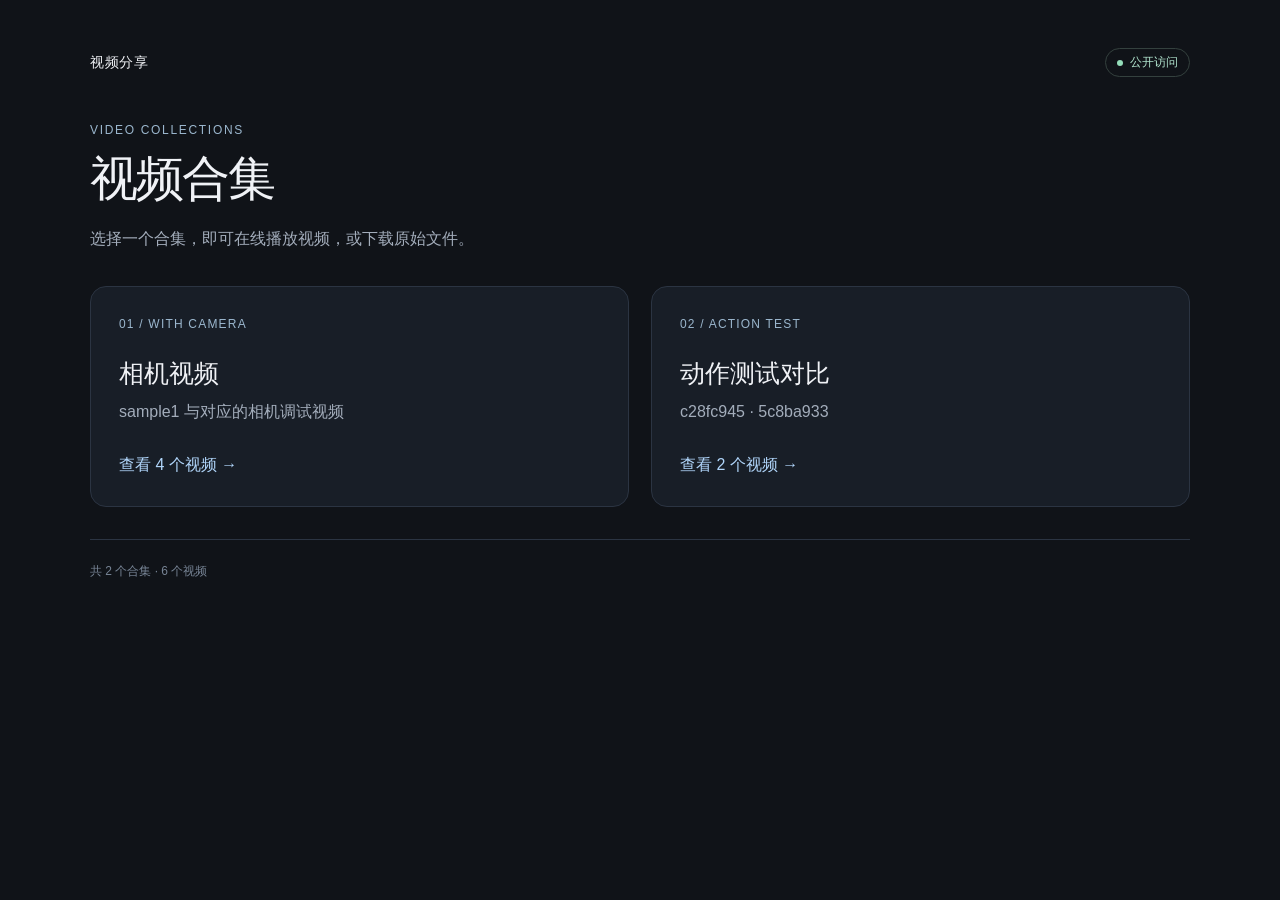
<file: index.html>
<!doctype html>
<html lang="zh-CN">
<head>
  <meta charset="utf-8">
  <meta name="viewport" content="width=device-width, initial-scale=1">
  <meta name="description" content="两组公开视频，可直接在线播放或下载原始文件。">
  <title>视频分享</title>
  <link rel="stylesheet" href="style.css">
</head>
<body>
<main>
  <header class="topline"><a class="brand" href="./">视频分享</a><span class="pill">公开访问</span></header>
  <p class="eyebrow">VIDEO COLLECTIONS</p>
  <h1>视频合集</h1>
  <p class="intro">选择一个合集，即可在线播放视频，或下载原始文件。</p>
  <div class="grid">
    <a class="card collection" href="with-camera/">
      <span class="number">01 / WITH CAMERA</span>
      <h2>相机视频</h2>
      <p>sample1 与对应的相机调试视频</p>
      <span class="arrow">查看 4 个视频 →</span>
    </a>
    <a class="card collection" href="action-test/">
      <span class="number">02 / ACTION TEST</span>
      <h2>动作测试对比</h2>
      <p>c28fc945 · 5c8ba933</p>
      <span class="arrow">查看 2 个视频 →</span>
    </a>
  </div>
  <footer><p>共 2 个合集 · 6 个视频</p></footer>
</main>
</body>
</html>
</file>
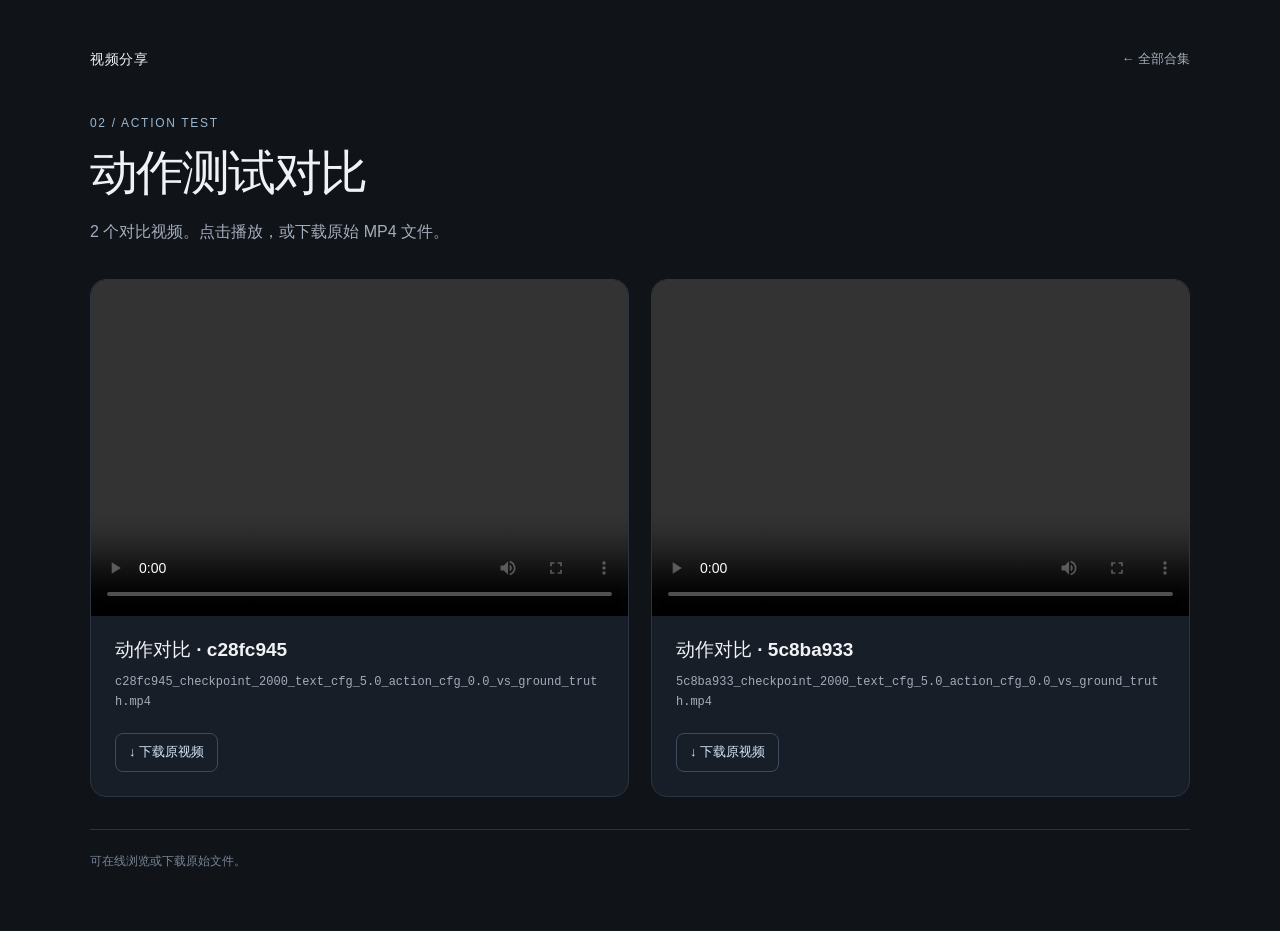
<file: action-test/index.html>
<!doctype html>
<html lang="zh-CN">
<head>
  <meta charset="utf-8">
  <meta name="viewport" content="width=device-width, initial-scale=1">
  <meta name="description" content="动作测试对比视频：c28fc945 与 5c8ba933，可在线浏览或下载。">
  <title>动作测试对比 · 视频分享</title>
  <link rel="stylesheet" href="../style.css">
</head>
<body>
<main>
  <header class="topline"><a class="brand" href="../">视频分享</a><a class="back" href="../">← 全部合集</a></header>
  <p class="eyebrow">02 / ACTION TEST</p>
  <h1>动作测试对比</h1>
  <p class="intro">2 个对比视频。点击播放，或下载原始 MP4 文件。</p>
  <div class="grid">
    <article class="card">
      <div class="video-wrap"><video controls playsinline preload="metadata" aria-label="播放 c28fc945 动作测试对比视频"><source src="c28fc945_checkpoint_2000_text_cfg_5.0_action_cfg_0.0_vs_ground_truth.mp4" type="video/mp4">您的浏览器不支持视频播放，请使用下方链接下载。</video></div>
      <div class="video-info"><h2>动作对比 · c28fc945</h2><p class="filename">c28fc945_checkpoint_2000_text_cfg_5.0_action_cfg_0.0_vs_ground_truth.mp4</p><a class="download" href="c28fc945_checkpoint_2000_text_cfg_5.0_action_cfg_0.0_vs_ground_truth.mp4" download>↓ 下载原视频</a></div>
    </article>
    <article class="card">
      <div class="video-wrap"><video controls playsinline preload="metadata" aria-label="播放 5c8ba933 动作测试对比视频"><source src="5c8ba933_checkpoint_2000_text_cfg_5.0_action_cfg_0.0_vs_ground_truth.mp4" type="video/mp4">您的浏览器不支持视频播放，请使用下方链接下载。</video></div>
      <div class="video-info"><h2>动作对比 · 5c8ba933</h2><p class="filename">5c8ba933_checkpoint_2000_text_cfg_5.0_action_cfg_0.0_vs_ground_truth.mp4</p><a class="download" href="5c8ba933_checkpoint_2000_text_cfg_5.0_action_cfg_0.0_vs_ground_truth.mp4" download>↓ 下载原视频</a></div>
    </article>
  </div>
  <footer><p>可在线浏览或下载原始文件。</p></footer>
</main>
</body>
</html>
</file>
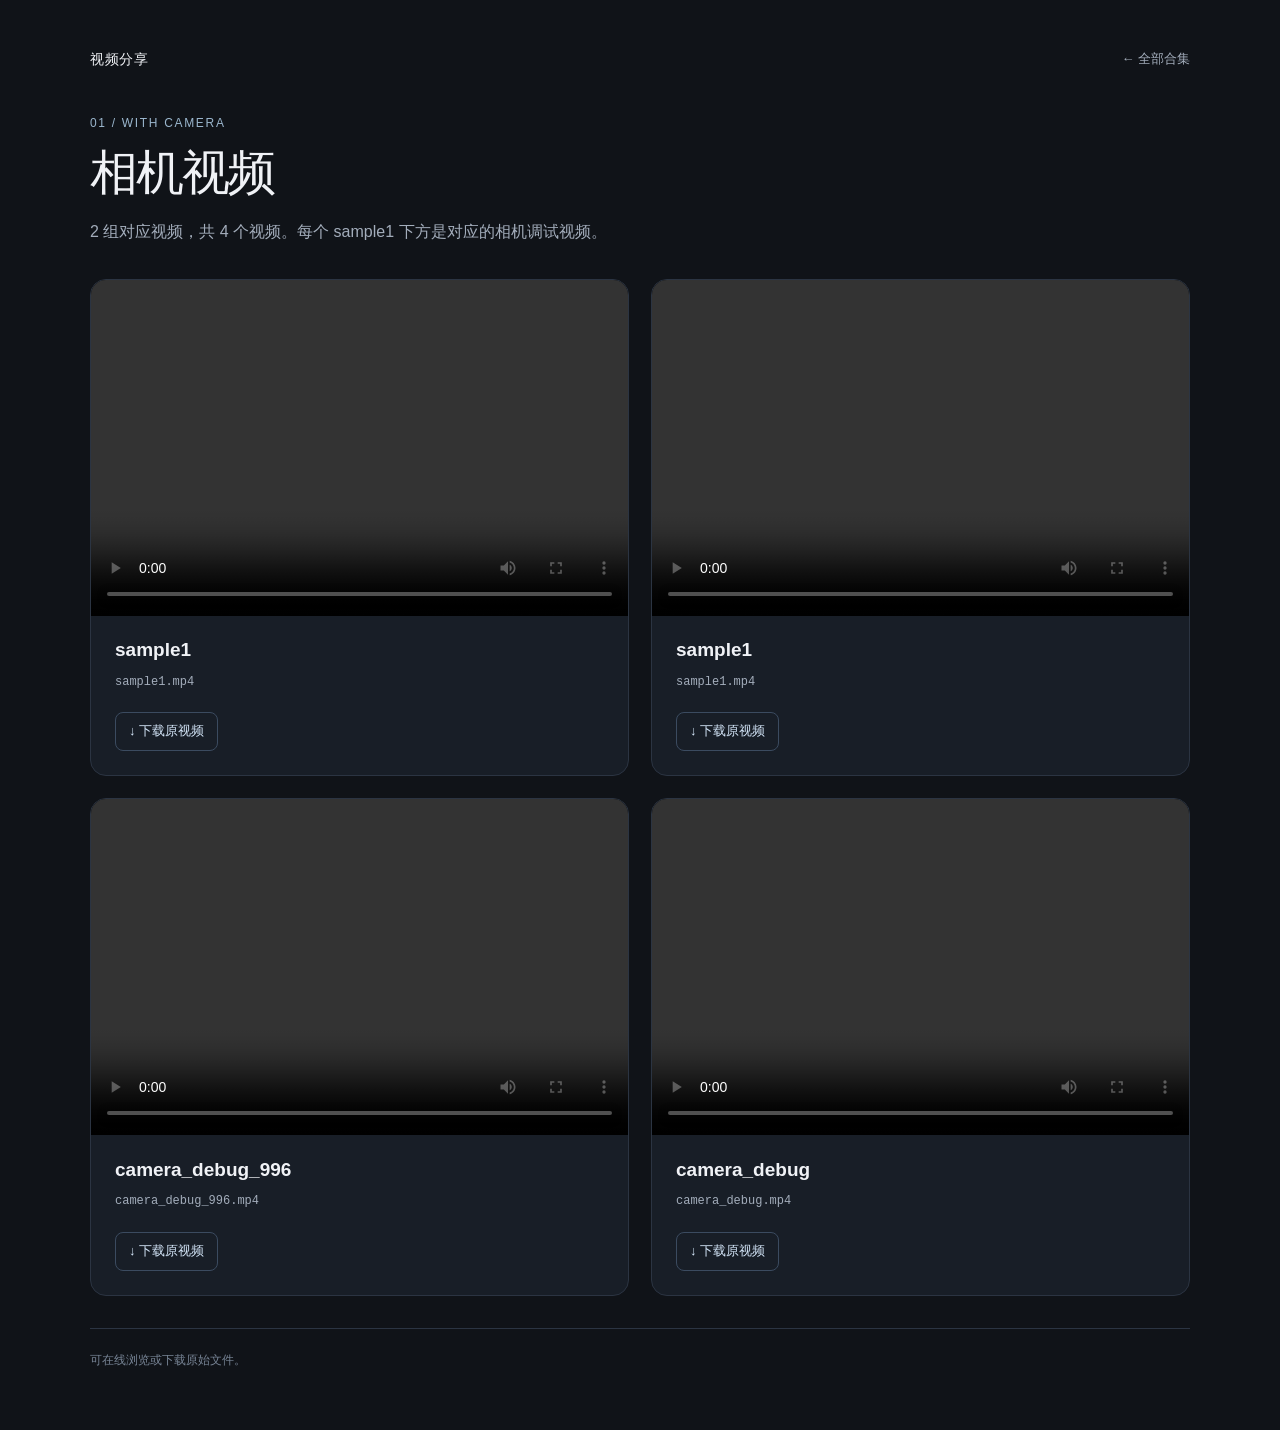
<file: with-camera/index.html>
<!doctype html>
<html lang="zh-CN">
<head>
  <meta charset="utf-8">
  <meta name="viewport" content="width=device-width, initial-scale=1">
  <meta name="description" content="相机视频合集：两个 sample1 视频及各自对应的相机调试视频，可在线浏览或下载。">
  <title>相机视频 · 视频分享</title>
  <link rel="stylesheet" href="../style.css?v=2">
</head>
<body>
<main>
  <header class="topline"><a class="brand" href="../">视频分享</a><a class="back" href="../">← 全部合集</a></header>
  <p class="eyebrow">01 / WITH CAMERA</p>
  <h1>相机视频</h1>
  <p class="intro">2 组对应视频，共 4 个视频。每个 sample1 下方是对应的相机调试视频。</p>
  <div class="grid">
    <div class="video-pair">
      <article class="card">
        <div class="video-wrap"><video controls playsinline preload="metadata" aria-label="播放 sample1"><source src="996.mp4" type="video/mp4">您的浏览器不支持视频播放，请使用下方链接下载。</video></div>
        <div class="video-info"><h2>sample1</h2><p class="filename">sample1.mp4</p><a class="download" href="996.mp4" download="sample1.mp4">↓ 下载原视频</a></div>
      </article>
      <article class="card">
        <div class="video-wrap"><video controls playsinline preload="metadata" aria-label="播放 camera_debug_996"><source src="camera_debug_996.mp4" type="video/mp4">您的浏览器不支持视频播放，请使用下方链接下载。</video></div>
        <div class="video-info"><h2>camera_debug_996</h2><p class="filename">camera_debug_996.mp4</p><a class="download" href="camera_debug_996.mp4" download>↓ 下载原视频</a></div>
      </article>
    </div>
    <div class="video-pair">
      <article class="card">
        <div class="video-wrap"><video controls playsinline preload="metadata" aria-label="播放 sample1"><source src="video1.mp4" type="video/mp4">您的浏览器不支持视频播放，请使用下方链接下载。</video></div>
        <div class="video-info"><h2>sample1</h2><p class="filename">sample1.mp4</p><a class="download" href="video1.mp4" download="sample1.mp4">↓ 下载原视频</a></div>
      </article>
      <article class="card">
        <div class="video-wrap"><video controls playsinline preload="metadata" aria-label="播放 camera_debug"><source src="camera_debug.mp4" type="video/mp4">您的浏览器不支持视频播放，请使用下方链接下载。</video></div>
        <div class="video-info"><h2>camera_debug</h2><p class="filename">camera_debug.mp4</p><a class="download" href="camera_debug.mp4" download>↓ 下载原视频</a></div>
      </article>
    </div>
  </div>
  <footer><p>可在线浏览或下载原始文件。</p></footer>
</main>
</body>
</html>
</file>
<file: style.css>
:root{color-scheme:dark;font-family:Inter,"Segoe UI","Microsoft YaHei",sans-serif;background:#101318;color:#f0f2f6;font-synthesis:none}*{box-sizing:border-box}body{margin:0;line-height:1.6}a{color:inherit}main{width:min(1100px,calc(100% - 40px));margin:auto;padding:48px 0 60px}.topline{display:flex;align-items:center;justify-content:space-between;gap:20px;margin-bottom:44px}.brand{text-decoration:none;font-size:14px;font-weight:650;letter-spacing:.05em}.pill{display:inline-flex;align-items:center;gap:7px;border:1px solid #34413e;border-radius:99px;padding:4px 11px;color:#b1e4ce;font-size:12px}.pill:before{content:"";height:6px;width:6px;border-radius:50%;background:#94ddb9}.eyebrow{margin:0 0 10px;font-size:12px;letter-spacing:.14em;text-transform:uppercase;color:#9bb7ce}h1{margin:0;font-size:clamp(32px,5vw,48px);line-height:1.2;letter-spacing:-.04em;font-weight:650}.intro{color:#a3adbb;margin:18px 0 34px;max-width:600px}.grid{display:grid;grid-template-columns:repeat(2,minmax(0,1fr));gap:22px}.card{background:#181e27;border:1px solid #2b3442;border-radius:16px;overflow:hidden}.collection{display:flex;flex-direction:column;min-height:220px;padding:28px;text-decoration:none;transition:background .15s,border-color .15s}.collection:hover{background:#202938;border-color:#536c87}.collection .number{color:#9bb7ce;font-size:12px;letter-spacing:.1em;margin-bottom:22px}.collection h2{margin:0 0 8px;font-size:25px;font-weight:600}.collection p{margin:0;color:#a3adbb}.collection .arrow{margin-top:auto;padding-top:28px;color:#b0d5fa}.video-wrap{background:#080b10;display:flex;align-items:center;aspect-ratio:16/10}video{display:block;width:100%;max-height:560px;aspect-ratio:16/10;background:#080b10;object-fit:contain}.video-info{padding:22px 24px 24px}h2{font-size:19px;line-height:1.4;margin:0 0 8px;font-weight:600}.filename{font-family:ui-monospace,SFMono-Regular,Consolas,monospace;color:#a3adbb;font-size:12px;overflow-wrap:anywhere;margin:0 0 20px;line-height:1.7}.download{display:inline-flex;gap:8px;align-items:center;border:1px solid #3b4b60;border-radius:8px;padding:8px 13px;text-decoration:none;font-size:13px;color:#d5e7fa}.download:hover{border-color:#99c4ed;background:#24354a}.download:focus-visible,.collection:focus-visible,.brand:focus-visible,.back:focus-visible{outline:3px solid #9bc7f1;outline-offset:5px}.back{font-size:13px;color:#a3adbb;text-decoration:none}.back:hover{color:#fff}footer{margin-top:32px;padding-top:22px;border-top:1px solid #2b3442;color:#778495;font-size:12px}footer p{margin:0}@media(max-width:720px){main{width:min(100% - 28px,540px);padding-top:25px}.topline{margin-bottom:32px}.grid{grid-template-columns:1fr;gap:18px}.intro{margin-bottom:26px}.collection{min-height:200px;padding:24px}.video-info{padding:20px}.pill{font-size:11px}}
.video-pair{display:grid;gap:22px;align-content:start;min-width:0}@media(max-width:720px){.video-pair{gap:18px}}
</file>
